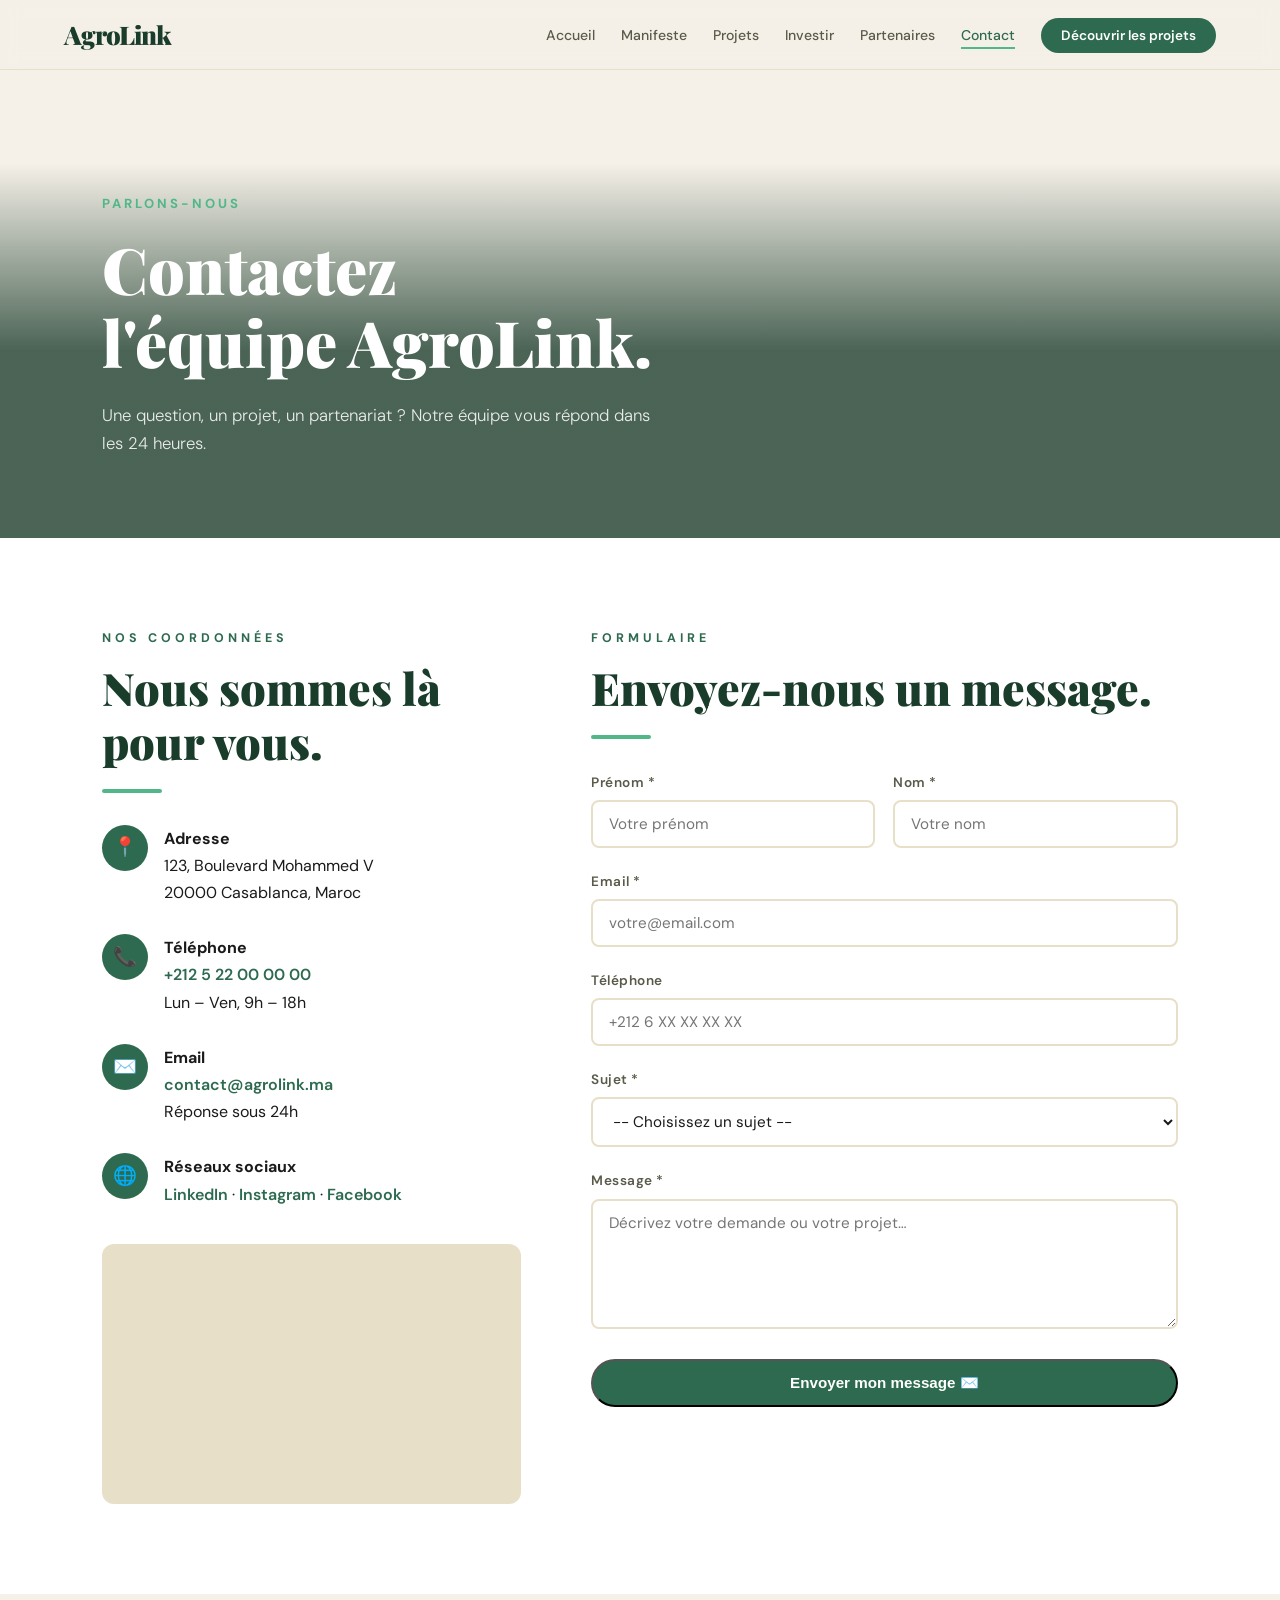
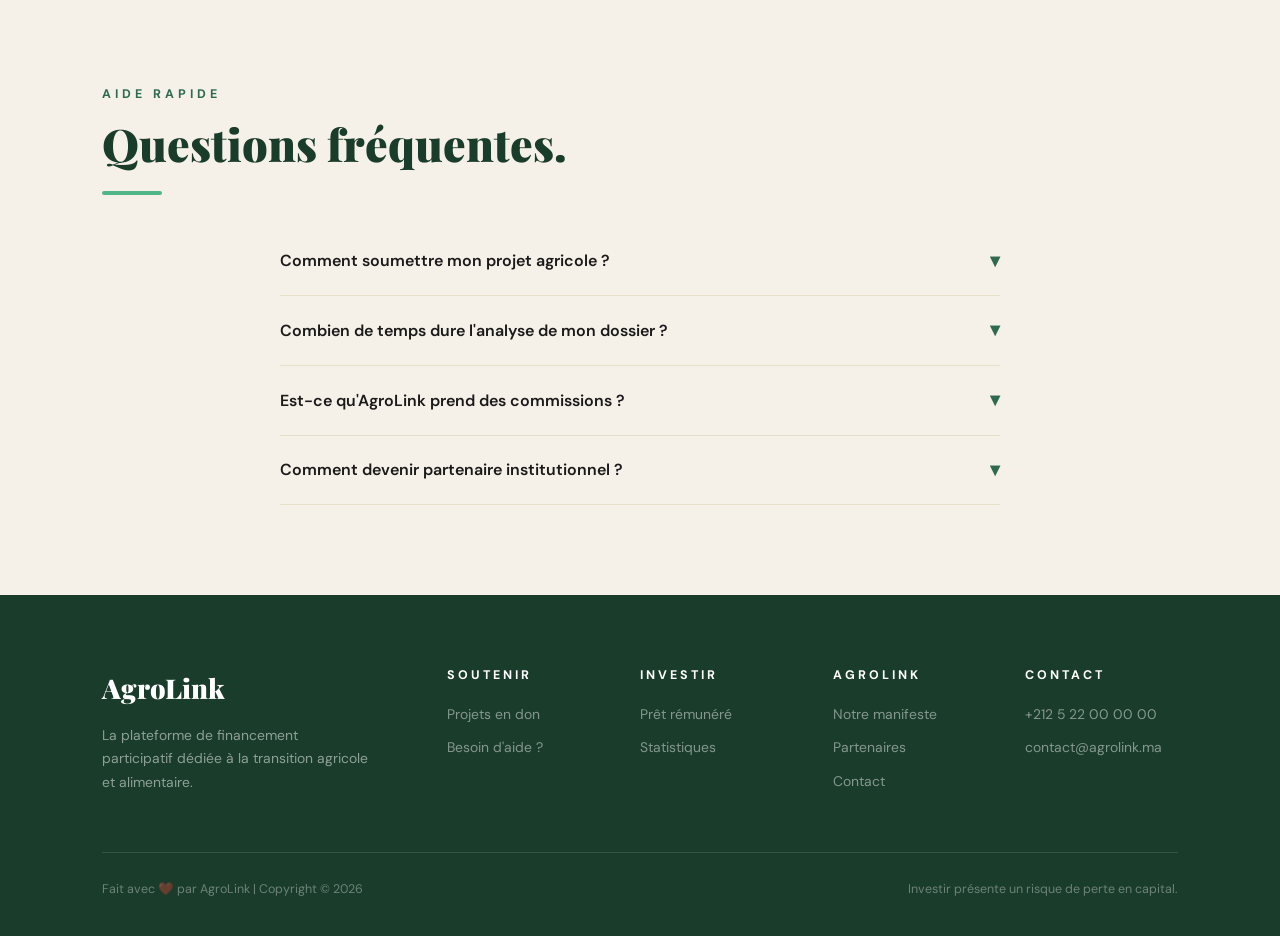
<file: contact.html>
<!DOCTYPE html>
<html lang="fr">
<head>
  <meta charset="UTF-8" /><meta name="viewport" content="width=device-width, initial-scale=1.0" />
  <!-- ===== MODIFIER : titre onglet ===== -->
  <title>AgroLink — Contact</title>
  <link rel="preconnect" href="https://fonts.googleapis.com" />
  <link href="https://fonts.googleapis.com/css2?family=Playfair+Display:wght@400;700;900&family=DM+Sans:wght@300;400;500;600&display=swap" rel="stylesheet" />
  <link rel="stylesheet" href="style.css" />
  <style>
    /* ── styles propres à la page Contact ── */

    /* mise en page deux colonnes */
    .contact-wrap { display:grid; grid-template-columns:1fr 1.4fr; gap:70px; align-items:start; }
    @media(max-width:800px){ .contact-wrap{grid-template-columns:1fr;} }

    /* infos de contact à gauche */
    .contact-info-item { display:flex; gap:16px; margin-bottom:28px; }
    .ci-icon { width:46px; height:46px; border-radius:50%; background:var(--vert-moyen); color:var(--blanc); display:flex; align-items:center; justify-content:center; font-size:1.2rem; flex-shrink:0; }
    /* ===== MODIFIER : titre et texte des infos ===== -->
    .ci-body h4 { font-weight:700; font-size:.95rem; color:var(--vert-fonce); margin-bottom:4px; }
    .ci-body p  { font-size:.88rem; color:var(--texte-doux); line-height:1.6; }

    /* carte carte de localisation */
    .map-placeholder {
      width:100%; height:260px; border-radius:var(--rayon);
      background:var(--beige-fonce); display:flex; align-items:center; justify-content:center;
      margin-top:36px; overflow:hidden;
    }
    .map-placeholder iframe { width:100%; height:100%; border:none; border-radius:var(--rayon); }
  </style>
</head>
<body>
  <div id="progress-bar"></div>

  <!-- NAVBAR -->
  <header id="navbar">
    <a href="index.html" class="logo">AgroLink</a>
    <div id="menu-toggle"><span></span><span></span><span></span></div>
    <nav id="main-nav">
      <a href="index.html">Accueil</a>
      <a href="manifeste.html">Manifeste</a>
      <a href="projets.html">Projets</a>
      <a href="investir.html">Investir</a>
      <a href="partenaires.html">Partenaires</a>
      <a href="contact.html">Contact</a>
      <a href="projets.html" class="btn-nav">Découvrir les projets</a>
    </nav>
  </header>

  <!-- HERO -->
  <section class="page-hero" style="height:52vh;min-height:340px;">
    <div class="hero-bg" style="background:
      linear-gradient(to top,rgba(26,60,43,.78) 40%,transparent 80%),
      url('https://images.unsplash.com/photo-1423666639041-f56000c27a9a?w=1600&q=80') center/cover;"></div>
    <div class="hero-content">
      <!-- ===== MODIFIER : label, titre, sous-titre ===== -->
      <span class="hero-label">Parlons-nous</span>
      <h1>Contactez<br />l'équipe AgroLink.</h1>
      <p class="hero-sub">Une question, un projet, un partenariat ? Notre équipe vous répond dans les 24 heures.</p>
    </div>
  </section>

  <!-- SECTION PRINCIPALE : formulaire + infos -->
  <section class="pad bg-blanc">
    <div class="contact-wrap">

      <!-- ── COLONNE GAUCHE : infos de contact ── -->
      <div class="reveal">
        <p class="section-label">Nos coordonnées</p>
        <!-- ===== MODIFIER : titre ===== -->
        <h2 class="section-title">Nous sommes là pour vous.</h2>
        <div class="sep"></div>

        <!-- ===== MODIFIER : adresse ===== -->
        <div class="contact-info-item">
          <div class="ci-icon">📍</div>
          <div class="ci-body">
            <h4>Adresse</h4>
            <p>123, Boulevard Mohammed V<br />20000 Casablanca, Maroc</p>
          </div>
        </div>

        <!-- ===== MODIFIER : téléphone ===== -->
        <div class="contact-info-item">
          <div class="ci-icon">📞</div>
          <div class="ci-body">
            <h4>Téléphone</h4>
            <p><a href="tel:+212522000000" style="color:var(--vert-moyen);font-weight:600;">+212 5 22 00 00 00</a><br />Lun – Ven, 9h – 18h</p>
          </div>
        </div>

        <!-- ===== MODIFIER : email ===== -->
        <div class="contact-info-item">
          <div class="ci-icon">✉️</div>
          <div class="ci-body">
            <h4>Email</h4>
            <p><a href="mailto:contact@agrolink.ma" style="color:var(--vert-moyen);font-weight:600;">contact@agrolink.ma</a><br />Réponse sous 24h</p>
          </div>
        </div>

        <!-- ===== MODIFIER : réseaux sociaux ===== -->
        <div class="contact-info-item">
          <div class="ci-icon">🌐</div>
          <div class="ci-body">
            <h4>Réseaux sociaux</h4>
            <p>
              <a href="#" style="color:var(--vert-moyen);font-weight:600;">LinkedIn</a> · 
              <a href="#" style="color:var(--vert-moyen);font-weight:600;">Instagram</a> · 
              <a href="#" style="color:var(--vert-moyen);font-weight:600;">Facebook</a>
            </p>
          </div>
        </div>

        <!-- carte Google Maps intégrée (iframe) -->
        <div class="map-placeholder">
          <!-- ===== MODIFIER : remplacer l'URL src par votre adresse ===== -->
          <iframe
            src="https://www.google.com/maps/embed?pb=!1m18!1m12!1m3!1d3323.5!2d-7.6189!3d33.5731!2m3!1f0!2f0!3f0!3m2!1i1024!2i768!4f13.1!3m3!1m2!1s0x0%3A0x0!2sBoulevard+Mohammed+V%2C+Casablanca!5e0!3m2!1sfr!2sma!4v1700000000000"
            allowfullscreen="" loading="lazy">
          </iframe>
        </div>
      </div>

      <!-- ── COLONNE DROITE : formulaire de contact ── -->
      <div class="reveal reveal-delay-1">
        <p class="section-label">Formulaire</p>
        <!-- ===== MODIFIER : titre formulaire ===== -->
        <h2 class="section-title">Envoyez-nous un message.</h2>
        <div class="sep"></div>

        <form id="contact-form">

          <!-- ===== MODIFIER : labels et placeholders ===== -->
          <div class="form-row">
            <div class="form-group">
              <label for="prenom">Prénom *</label>
              <input type="text" id="prenom" name="prenom" placeholder="Votre prénom" required />
            </div>
            <div class="form-group">
              <label for="nom">Nom *</label>
              <input type="text" id="nom" name="nom" placeholder="Votre nom" required />
            </div>
          </div>

          <div class="form-group">
            <label for="email">Email *</label>
            <input type="email" id="email" name="email" placeholder="votre@email.com" required />
          </div>

          <div class="form-group">
            <label for="telephone">Téléphone</label>
            <input type="tel" id="telephone" name="telephone" placeholder="+212 6 XX XX XX XX" />
          </div>

          <!-- ===== MODIFIER : options du menu déroulant ===== -->
          <div class="form-group">
            <label for="sujet">Sujet *</label>
            <select id="sujet" name="sujet" required>
              <option value="">-- Choisissez un sujet --</option>
              <option value="porteur">J'ai un projet à financer</option>
              <option value="investisseur">Je souhaite investir</option>
              <option value="partenariat">Demande de partenariat</option>
              <option value="presse">Demande presse / médias</option>
              <option value="autre">Autre</option>
            </select>
          </div>

          <!-- ===== MODIFIER : label et placeholder du message ===== -->
          <div class="form-group">
            <label for="message">Message *</label>
            <textarea id="message" name="message" placeholder="Décrivez votre demande ou votre projet…" required></textarea>
          </div>

          <!-- ===== MODIFIER : texte du bouton d'envoi ===== -->
          <button type="submit" class="btn btn-primary" style="width:100%;justify-content:center;">
            Envoyer mon message ✉️
          </button>

        </form>

        <!-- message de succès après envoi (caché par défaut) -->
        <div id="form-success" class="form-success">
          <!-- ===== MODIFIER : message de confirmation ===== -->
          ✅ Merci ! Votre message a bien été envoyé. Nous vous répondrons sous 24 heures.
        </div>
      </div>

    </div>
  </section>

  <!-- SECTION FAQ RAPIDE -->
  <section class="pad bg-beige">
    <div class="reveal">
      <p class="section-label">Aide rapide</p>
      <!-- ===== MODIFIER : titre ===== -->
      <h2 class="section-title">Questions fréquentes.</h2>
      <div class="sep"></div>
    </div>
    <div style="max-width:720px;margin:0 auto;">
      <!-- ===== MODIFIER : questions et réponses FAQ ===== -->
      <div class="faq-item reveal">
        <div class="faq-question">Comment soumettre mon projet agricole ? <span class="arrow">▾</span></div>
        <div class="faq-answer">Remplissez le formulaire ci-dessus en choisissant "J'ai un projet à financer". Notre équipe vous contactera dans les 48h pour évaluer votre dossier.</div>
      </div>
      <div class="faq-item reveal">
        <div class="faq-question">Combien de temps dure l'analyse de mon dossier ? <span class="arrow">▾</span></div>
        <div class="faq-answer">L'analyse prend généralement 5 à 10 jours ouvrables. Si votre dossier est retenu, nous vous proposons un entretien téléphonique pour affiner les détails.</div>
      </div>
      <div class="faq-item reveal">
        <div class="faq-question">Est-ce qu'AgroLink prend des commissions ? <span class="arrow">▾</span></div>
        <div class="faq-answer">AgroLink perçoit une commission sur les fonds collectés (entre 5 et 8% selon le type de financement). Cette commission est clairement indiquée avant la publication du projet.</div>
      </div>
      <div class="faq-item reveal">
        <div class="faq-question">Comment devenir partenaire institutionnel ? <span class="arrow">▾</span></div>
        <div class="faq-answer">Sélectionnez "Demande de partenariat" dans le formulaire ou consultez notre page <a href="partenaires.html" style="color:var(--vert-moyen);font-weight:600;">Partenaires</a> pour plus d'informations.</div>
      </div>
    </div>
  </section>

  <!-- FOOTER -->
  <footer id="footer">
    <div class="footer-top">
      <div class="footer-brand"><div class="logo-footer">AgroLink</div><p>La plateforme de financement participatif dédiée à la transition agricole et alimentaire.</p></div>
      <div class="footer-col"><h4>Soutenir</h4><a href="projets.html">Projets en don</a><a href="contact.html">Besoin d'aide ?</a></div>
      <div class="footer-col"><h4>Investir</h4><a href="investir.html">Prêt rémunéré</a><a href="investir.html">Statistiques</a></div>
      <div class="footer-col"><h4>AgroLink</h4><a href="manifeste.html">Notre manifeste</a><a href="partenaires.html">Partenaires</a><a href="contact.html">Contact</a></div>
      <div class="footer-col"><h4>Contact</h4><a href="tel:+212522000000">+212 5 22 00 00 00</a><a href="mailto:contact@agrolink.ma">contact@agrolink.ma</a></div>
    </div>
    <div class="footer-bottom">
      <p>Fait avec ❤️ par AgroLink | Copyright © <span id="annee"></span></p>
      <p class="copy">Investir présente un risque de perte en capital.</p>
    </div>
  </footer>
  <button id="btn-top">↑</button>
  <script src="https://code.jquery.com/jquery-3.7.1.min.js"></script>
  <script src="main.js"></script>
</body>
</html>
</file>
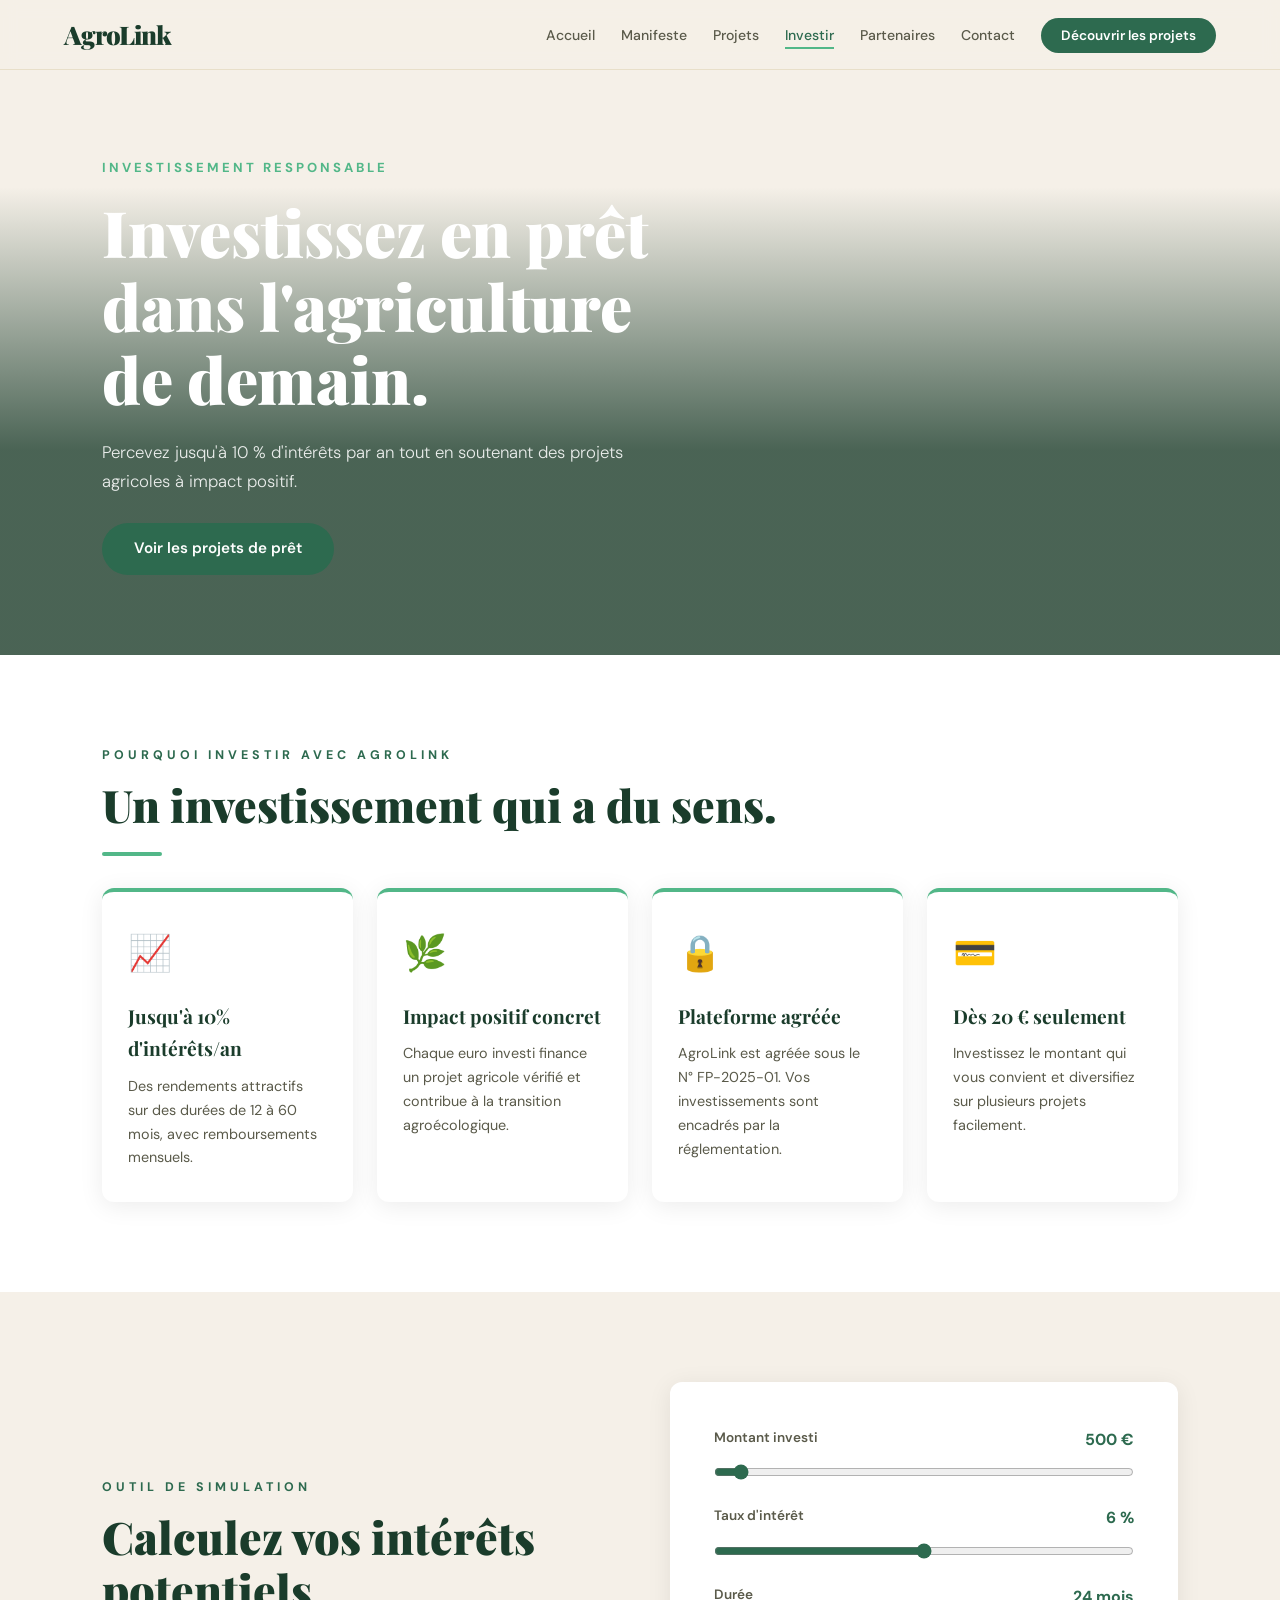
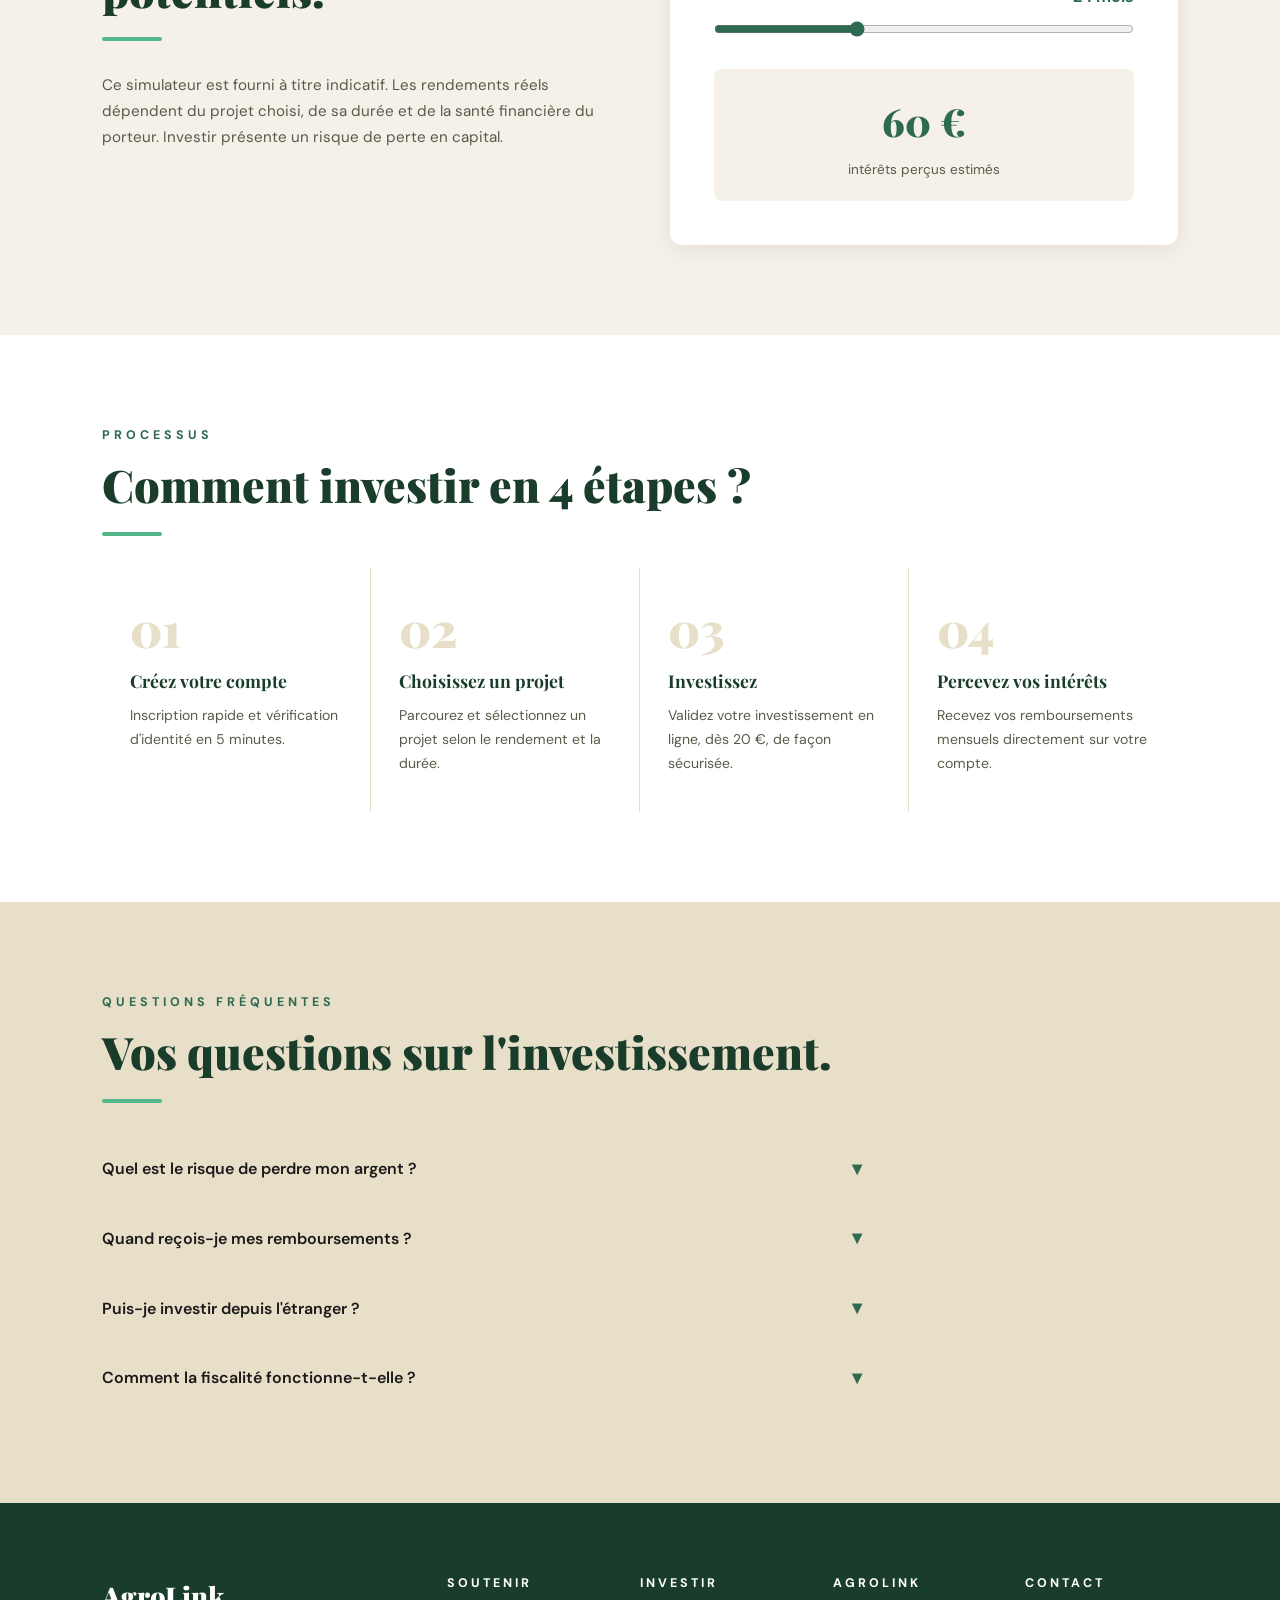
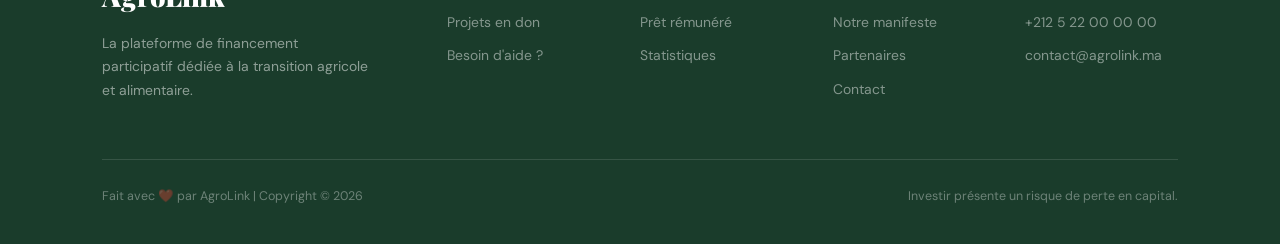
<file: investir.html>
<!DOCTYPE html>
<html lang="fr">
<head>
  <meta charset="UTF-8" /><meta name="viewport" content="width=device-width, initial-scale=1.0" />
  <!-- ===== MODIFIER : titre onglet ===== -->
  <title>AgroLink — Investir en Prêt</title>
  <link rel="preconnect" href="https://fonts.googleapis.com" />
  <link href="https://fonts.googleapis.com/css2?family=Playfair+Display:wght@400;700;900&family=DM+Sans:wght@300;400;500;600&display=swap" rel="stylesheet" />
  <link rel="stylesheet" href="style.css" />
  <style>
    /* ── styles propres à la page Investir ── */

    /* grille avantages */
    .avantages { display:grid; grid-template-columns:repeat(auto-fit,minmax(230px,1fr)); gap:24px; margin-top:12px; }
    .avantage  { background:var(--blanc); border-radius:var(--rayon); padding:32px 26px; box-shadow:var(--ombre); border-top:4px solid var(--vert-clair); }
    /* ===== MODIFIER : icone, titre, texte des avantages ===== */
    .avantage .av-icon { font-size:2.2rem; margin-bottom:16px; }
    .avantage h3 { font-family:var(--font-titre); font-size:1.2rem; font-weight:700; color:var(--vert-fonce); margin-bottom:10px; }
    .avantage p  { font-size:.9rem; color:var(--texte-doux); line-height:1.65; }

    /* simulateur d'intérêts */
    .simulateur {
      background:var(--blanc); border-radius:var(--rayon); padding:44px; box-shadow:var(--ombre); max-width:600px;
    }
    /* ===== MODIFIER : label et valeur du simulateur ===== */
    .sim-label { font-size:.85rem; font-weight:600; color:var(--texte-doux); margin-bottom:8px; display:flex; justify-content:space-between; }
    .sim-label span { color:var(--vert-moyen); font-size:1rem; font-weight:700; }
    input[type=range] { width:100%; accent-color:var(--vert-moyen); margin-bottom:24px; }
    .sim-result {
      padding:20px 24px; background:var(--beige); border-radius:8px; text-align:center; margin-top:8px;
    }
    .sim-result .res-num { font-family:var(--font-titre); font-size:2.4rem; font-weight:900; color:var(--vert-moyen); }
    .sim-result .res-label { font-size:.85rem; color:var(--texte-doux); margin-top:4px; }

    /* timeline étapes */
    .steps-invest { display:grid; grid-template-columns:repeat(auto-fit,minmax(200px,1fr)); gap:0; }
    .step-invest  { padding:36px 28px; border-right:1px solid var(--beige-fonce); position:relative; }
    .step-invest:last-child { border-right:none; }
    .step-invest .num { font-family:var(--font-titre); font-size:3rem; font-weight:900; color:var(--beige-fonce); line-height:1; margin-bottom:14px; }
    /* ===== MODIFIER : titre et texte de chaque étape ===== */
    .step-invest h4 { font-family:var(--font-titre); font-size:1.1rem; font-weight:700; color:var(--vert-fonce); margin-bottom:8px; }
    .step-invest p  { font-size:.88rem; color:var(--texte-doux); }
  </style>
</head>
<body>
  <div id="progress-bar"></div>

  <!-- NAVBAR -->
  <header id="navbar">
    <a href="index.html" class="logo">AgroLink</a>
    <div id="menu-toggle"><span></span><span></span><span></span></div>
    <nav id="main-nav">
      <a href="index.html">Accueil</a>
      <a href="manifeste.html">Manifeste</a>
      <a href="projets.html">Projets</a>
      <a href="investir.html">Investir</a>
      <a href="partenaires.html">Partenaires</a>
      <a href="contact.html">Contact</a>
      <a href="projets.html" class="btn-nav">Découvrir les projets</a>
    </nav>
  </header>

  <!-- HERO -->
  <section class="page-hero" style="height:65vh;min-height:400px;">
    <div class="hero-bg" style="background:
      linear-gradient(to top,rgba(26,60,43,.78) 35%,transparent 80%),
      url('https://images.unsplash.com/photo-1611974789855-9c2a0a7236a3?w=1600&q=80') center/cover;"></div>
    <div class="hero-content">
      <!-- ===== MODIFIER : label, titre, sous-titre ===== -->
      <span class="hero-label">Investissement responsable</span>
      <h1>Investissez en prêt<br />dans l'agriculture<br />de demain.</h1>
      <p class="hero-sub">Percevez jusqu'à 10 % d'intérêts par an tout en soutenant des projets agricoles à impact positif.</p>
      <a href="projets.html" class="btn btn-primary" style="margin-top:28px;">Voir les projets de prêt</a>
    </div>
  </section>

  <!-- AVANTAGES -->
  <section class="pad bg-blanc">
    <div class="reveal">
      <p class="section-label">Pourquoi investir avec AgroLink</p>
      <!-- ===== MODIFIER : titre section ===== -->
      <h2 class="section-title">Un investissement qui a du sens.</h2>
      <div class="sep"></div>
    </div>
    <div class="avantages">
      <!-- ===== MODIFIER : avantages ===== -->
      <div class="avantage reveal">
        <div class="av-icon">📈</div>
        <h3>Jusqu'à 10% d'intérêts/an</h3>
        <p>Des rendements attractifs sur des durées de 12 à 60 mois, avec remboursements mensuels.</p>
      </div>
      <div class="avantage reveal reveal-delay-1">
        <div class="av-icon">🌿</div>
        <h3>Impact positif concret</h3>
        <p>Chaque euro investi finance un projet agricole vérifié et contribue à la transition agroécologique.</p>
      </div>
      <div class="avantage reveal reveal-delay-2">
        <div class="av-icon">🔒</div>
        <h3>Plateforme agréée</h3>
        <p>AgroLink est agréée sous le N° FP-2025-01. Vos investissements sont encadrés par la réglementation.</p>
      </div>
      <div class="avantage reveal reveal-delay-3">
        <div class="av-icon">💳</div>
        <h3>Dès 20 € seulement</h3>
        <p>Investissez le montant qui vous convient et diversifiez sur plusieurs projets facilement.</p>
      </div>
    </div>
  </section>

  <!-- SIMULATEUR -->
  <section class="pad bg-beige" style="display:grid;grid-template-columns:1fr 1fr;gap:60px;align-items:center;">
    <div class="reveal">
      <p class="section-label">Outil de simulation</p>
      <!-- ===== MODIFIER : titre et texte simulateur ===== -->
      <h2 class="section-title">Calculez vos intérêts potentiels.</h2>
      <div class="sep"></div>
      <p style="color:var(--texte-doux);font-size:.95rem;line-height:1.7;">
        Ce simulateur est fourni à titre indicatif. Les rendements réels dépendent du projet choisi,
        de sa durée et de la santé financière du porteur. Investir présente un risque de perte en capital.
      </p>
    </div>
    <div class="simulateur reveal reveal-delay-1">
      <!-- ===== MODIFIER : labels du simulateur ===== -->
      <div class="sim-label">Montant investi <span id="montant-val">500 €</span></div>
      <input type="range" id="montant" min="20" max="10000" step="20" value="500" />

      <div class="sim-label">Taux d'intérêt <span id="taux-val">6 %</span></div>
      <input type="range" id="taux" min="2" max="10" step="0.5" value="6" />

      <div class="sim-label">Durée <span id="duree-val">24 mois</span></div>
      <input type="range" id="duree" min="6" max="60" step="6" value="24" />

      <div class="sim-result">
        <!-- résultat calculé en JS -->
        <div class="res-num" id="resultat">60 €</div>
        <div class="res-label">intérêts perçus estimés</div>
      </div>
    </div>

    <script>
      // ─── Simulateur d'intérêts en temps réel ────────────────
      function calcSimu () {
        var m = parseFloat($('#montant').val());
        var t = parseFloat($('#taux').val()) / 100;
        var d = parseFloat($('#duree').val()) / 12; // en années
        var interets = Math.round(m * t * d);

        // met à jour les labels affichés
        $('#montant-val').text(m + ' €');
        $('#taux-val').text($('#taux').val() + ' %');
        $('#duree-val').text($('#duree').val() + ' mois');
        $('#resultat').text(interets + ' €');
      }

      // recalcule à chaque mouvement de curseur
      $('#montant, #taux, #duree').on('input', calcSimu);
      calcSimu(); // calcul initial au chargement
    </script>
  </section>

  <!-- ÉTAPES POUR INVESTIR -->
  <section class="pad bg-blanc">
    <div class="reveal">
      <p class="section-label">Processus</p>
      <!-- ===== MODIFIER : titre ===== -->
      <h2 class="section-title">Comment investir en 4 étapes ?</h2>
      <div class="sep"></div>
    </div>
    <div class="steps-invest reveal">
      <!-- ===== MODIFIER : titre et texte de chaque étape ===== -->
      <div class="step-invest">
        <div class="num">01</div>
        <h4>Créez votre compte</h4>
        <p>Inscription rapide et vérification d'identité en 5 minutes.</p>
      </div>
      <div class="step-invest">
        <div class="num">02</div>
        <h4>Choisissez un projet</h4>
        <p>Parcourez et sélectionnez un projet selon le rendement et la durée.</p>
      </div>
      <div class="step-invest">
        <div class="num">03</div>
        <h4>Investissez</h4>
        <p>Validez votre investissement en ligne, dès 20 €, de façon sécurisée.</p>
      </div>
      <div class="step-invest">
        <div class="num">04</div>
        <h4>Percevez vos intérêts</h4>
        <p>Recevez vos remboursements mensuels directement sur votre compte.</p>
      </div>
    </div>
  </section>

  <!-- FAQ -->
  <section class="pad bg-beige2">
    <div class="reveal">
      <p class="section-label">Questions fréquentes</p>
      <!-- ===== MODIFIER : titre FAQ ===== -->
      <h2 class="section-title">Vos questions sur l'investissement.</h2>
      <div class="sep"></div>
    </div>
    <div style="max-width:760px;">
      <!-- ===== MODIFIER : questions et réponses ===== -->
      <div class="faq-item reveal">
        <div class="faq-question">Quel est le risque de perdre mon argent ? <span class="arrow">▾</span></div>
        <div class="faq-answer">Investir en prêt présente un risque de perte en capital si le porteur ne rembourse pas. AgroLink évalue soigneusement chaque porteur, mais nous recommandons de diversifier vos investissements sur plusieurs projets.</div>
      </div>
      <div class="faq-item reveal">
        <div class="faq-question">Quand reçois-je mes remboursements ? <span class="arrow">▾</span></div>
        <div class="faq-answer">Les remboursements sont mensuels et démarrent dès le premier mois suivant la clôture de la collecte. Vous les recevez directement sur votre compte bancaire.</div>
      </div>
      <div class="faq-item reveal">
        <div class="faq-question">Puis-je investir depuis l'étranger ? <span class="arrow">▾</span></div>
        <div class="faq-answer">Oui, sous réserve des réglementations de votre pays de résidence. Contactez-nous pour vérifier votre éligibilité avant d'investir.</div>
      </div>
      <div class="faq-item reveal">
        <div class="faq-question">Comment la fiscalité fonctionne-t-elle ? <span class="arrow">▾</span></div>
        <div class="faq-answer">Les intérêts perçus sont soumis à l'impôt sur le revenu selon votre pays de résidence. Nous vous transmettons une attestation fiscale chaque année.</div>
      </div>
    </div>
  </section>

  <!-- FOOTER -->
  <footer id="footer">
    <div class="footer-top">
      <div class="footer-brand"><div class="logo-footer">AgroLink</div><p>La plateforme de financement participatif dédiée à la transition agricole et alimentaire.</p></div>
      <div class="footer-col"><h4>Soutenir</h4><a href="projets.html">Projets en don</a><a href="contact.html">Besoin d'aide ?</a></div>
      <div class="footer-col"><h4>Investir</h4><a href="investir.html">Prêt rémunéré</a><a href="investir.html">Statistiques</a></div>
      <div class="footer-col"><h4>AgroLink</h4><a href="manifeste.html">Notre manifeste</a><a href="partenaires.html">Partenaires</a><a href="contact.html">Contact</a></div>
      <div class="footer-col"><h4>Contact</h4><a href="tel:+212522000000">+212 5 22 00 00 00</a><a href="mailto:contact@agrolink.ma">contact@agrolink.ma</a></div>
    </div>
    <div class="footer-bottom">
      <p>Fait avec ❤️ par AgroLink | Copyright © <span id="annee"></span></p>
      <p class="copy">Investir présente un risque de perte en capital.</p>
    </div>
  </footer>
  <button id="btn-top">↑</button>
  <script src="https://code.jquery.com/jquery-3.7.1.min.js"></script>
  <script src="main.js"></script>
</body>
</html>
</file>
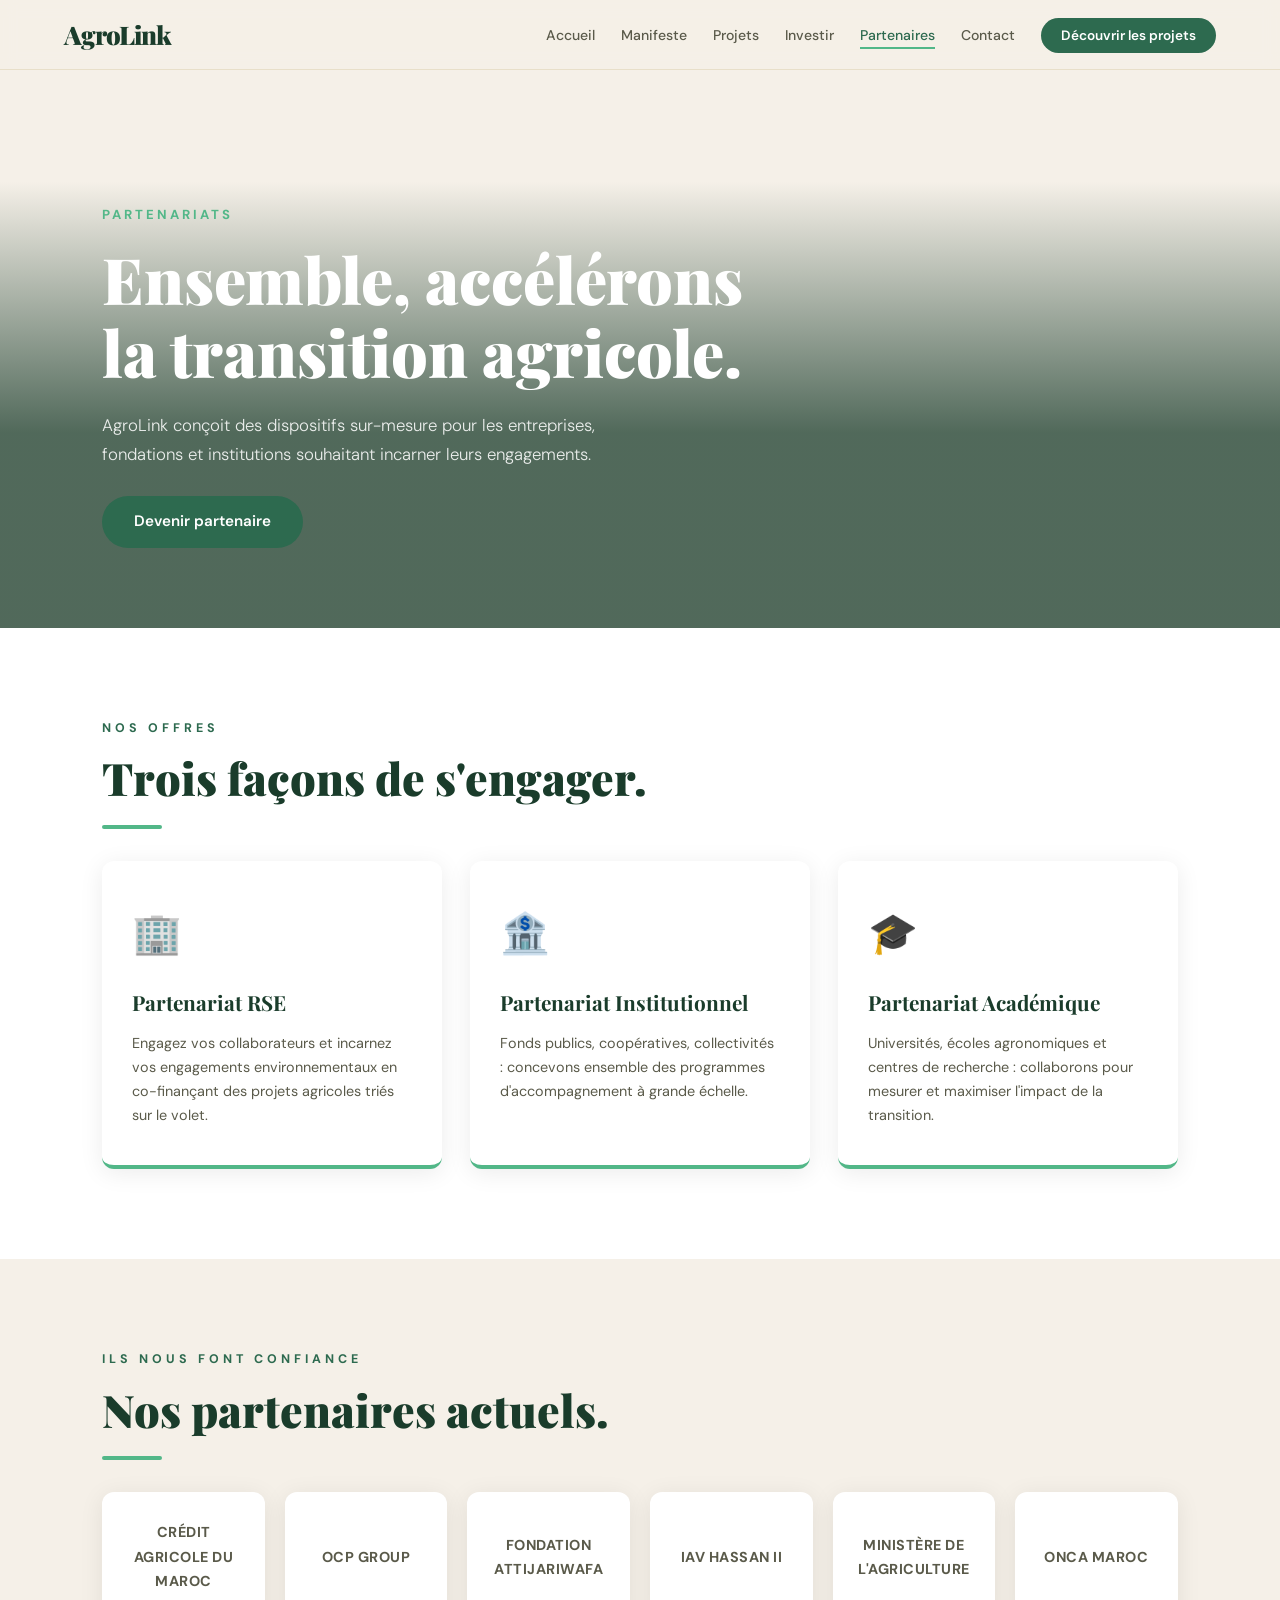
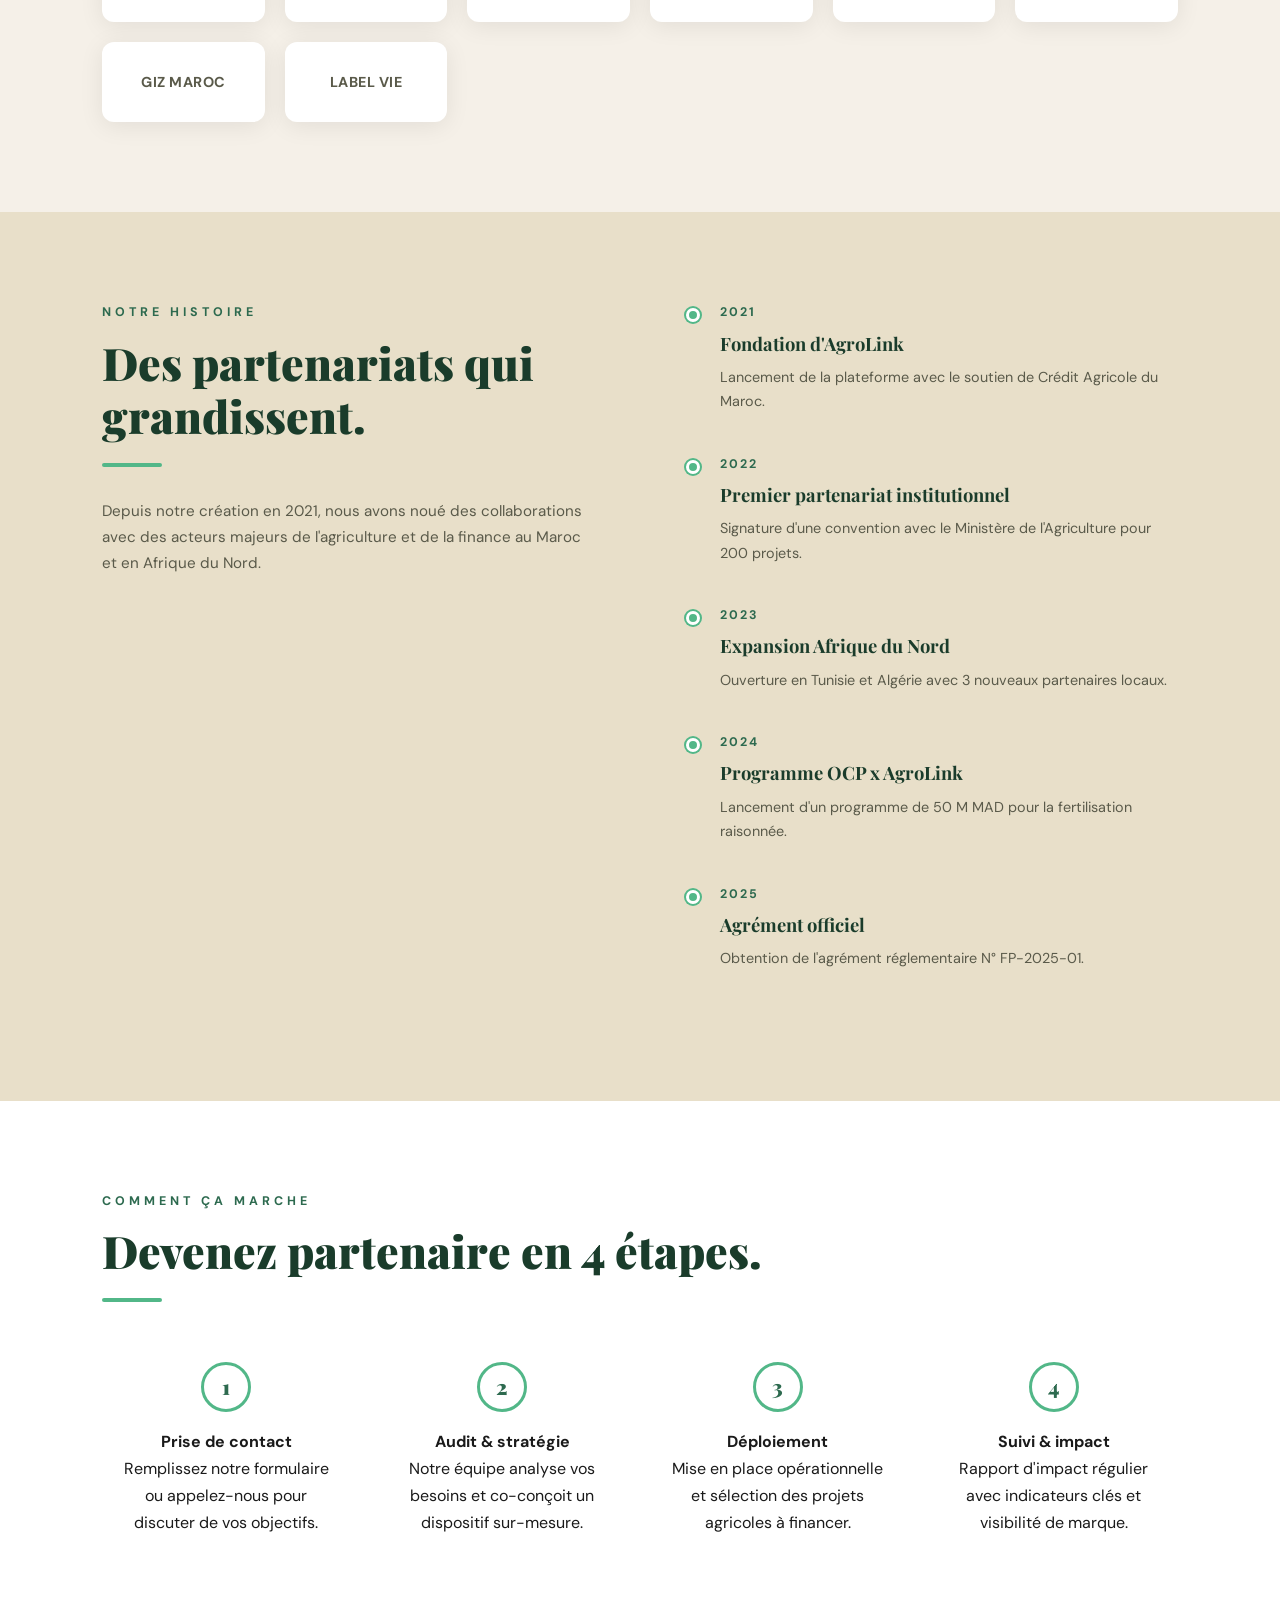
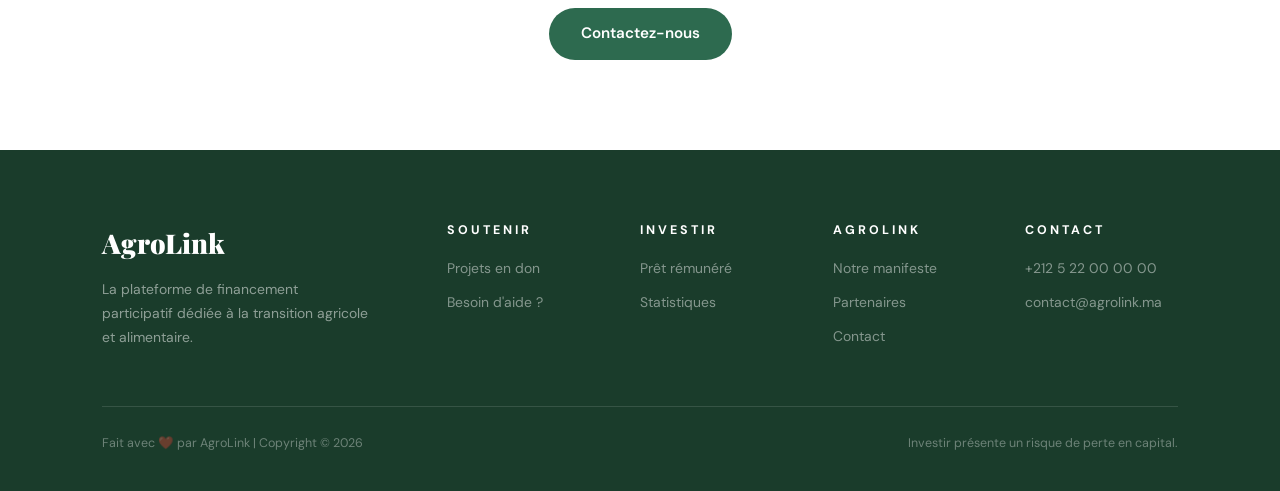
<file: partenaires.html>
<!DOCTYPE html>
<html lang="fr">
<head>
  <meta charset="UTF-8" /><meta name="viewport" content="width=device-width, initial-scale=1.0" />
  <!-- ===== MODIFIER : titre onglet ===== -->
  <title>AgroLink — Partenaires</title>
  <link rel="preconnect" href="https://fonts.googleapis.com" />
  <link href="https://fonts.googleapis.com/css2?family=Playfair+Display:wght@400;700;900&family=DM+Sans:wght@300;400;500;600&display=swap" rel="stylesheet" />
  <link rel="stylesheet" href="style.css" />
  <style>
    /* ── styles propres à la page Partenaires ── */

    /* types de partenariats */
    .partenariat-types { display:grid; grid-template-columns:repeat(auto-fit,minmax(260px,1fr)); gap:28px; }
    .part-type {
      padding:38px 30px; background:var(--blanc); border-radius:var(--rayon);
      box-shadow:var(--ombre); border-bottom:4px solid var(--vert-clair);
      transition:transform .3s;
    }
    .part-type:hover { transform:translateY(-5px); }
    /* ===== MODIFIER : icone, titre, texte des types ===== */
    .part-type .pt-icon { font-size:2.5rem; margin-bottom:18px; }
    .part-type h3 { font-family:var(--font-titre); font-size:1.3rem; font-weight:700; color:var(--vert-fonce); margin-bottom:12px; }
    .part-type p  { font-size:.9rem; color:var(--texte-doux); line-height:1.65; }

    /* logos partenaires */
    .logos-grid {
      display:grid; grid-template-columns:repeat(auto-fill,minmax(160px,1fr)); gap:20px;
    }
    .logo-item {
      background:var(--blanc); border-radius:var(--rayon); padding:28px 20px;
      display:flex; align-items:center; justify-content:center;
      box-shadow:var(--ombre); text-align:center;
    }
    /* ===== MODIFIER : nom des partenaires ===== */
    .logo-item span { font-weight:700; font-size:.9rem; color:var(--texte-doux); letter-spacing:.5px; }

    /* processus partenariat */
    .process { display:grid; grid-template-columns:repeat(auto-fit,minmax(200px,1fr)); gap:28px; }
    .proc-step { text-align:center; padding:28px 18px; }
    .proc-num { width:50px; height:50px; border-radius:50%; border:3px solid var(--vert-clair); color:var(--vert-moyen); font-family:var(--font-titre); font-size:1.3rem; font-weight:900; display:flex; align-items:center; justify-content:center; margin:0 auto 16px; }
    /* ===== MODIFIER : titre et texte de chaque étape ===== -->
    .proc-step h4 { font-family:var(--font-titre); font-size:1.05rem; font-weight:700; color:var(--vert-fonce); margin-bottom:8px; }
    .proc-step p  { font-size:.88rem; color:var(--texte-doux); }
  </style>
</head>
<body>
  <div id="progress-bar"></div>

  <!-- NAVBAR -->
  <header id="navbar">
    <a href="index.html" class="logo">AgroLink</a>
    <div id="menu-toggle"><span></span><span></span><span></span></div>
    <nav id="main-nav">
      <a href="index.html">Accueil</a>
      <a href="manifeste.html">Manifeste</a>
      <a href="projets.html">Projets</a>
      <a href="investir.html">Investir</a>
      <a href="partenaires.html">Partenaires</a>
      <a href="contact.html">Contact</a>
      <a href="projets.html" class="btn-nav">Découvrir les projets</a>
    </nav>
  </header>

  <!-- HERO -->
  <section class="page-hero" style="height:62vh;min-height:380px;">
    <div class="hero-bg" style="background:
      linear-gradient(to top,rgba(26,60,43,.75) 35%,transparent 80%),
      url('https://images.unsplash.com/photo-1542744173-8e7e53415bb0?w=1600&q=80') center/cover;"></div>
    <div class="hero-content">
      <!-- ===== MODIFIER : label, titre, sous-titre ===== -->
      <span class="hero-label">Partenariats</span>
      <h1>Ensemble, accélérons<br />la transition agricole.</h1>
      <p class="hero-sub">AgroLink conçoit des dispositifs sur-mesure pour les entreprises, fondations et institutions souhaitant incarner leurs engagements.</p>
      <a href="contact.html" class="btn btn-primary" style="margin-top:28px;">Devenir partenaire</a>
    </div>
  </section>

  <!-- TYPES DE PARTENARIAT -->
  <section class="pad bg-blanc">
    <div class="reveal">
      <p class="section-label">Nos offres</p>
      <!-- ===== MODIFIER : titre ===== -->
      <h2 class="section-title">Trois façons de s'engager.</h2>
      <div class="sep"></div>
    </div>
    <div class="partenariat-types">
      <!-- ===== MODIFIER : chaque type de partenariat ===== -->
      <div class="part-type reveal">
        <div class="pt-icon">🏢</div>
        <h3>Partenariat RSE</h3>
        <p>Engagez vos collaborateurs et incarnez vos engagements environnementaux en co-finançant des projets agricoles triés sur le volet.</p>
      </div>
      <div class="part-type reveal reveal-delay-1">
        <div class="pt-icon">🏦</div>
        <h3>Partenariat Institutionnel</h3>
        <p>Fonds publics, coopératives, collectivités : concevons ensemble des programmes d'accompagnement à grande échelle.</p>
      </div>
      <div class="part-type reveal reveal-delay-2">
        <div class="pt-icon">🎓</div>
        <h3>Partenariat Académique</h3>
        <p>Universités, écoles agronomiques et centres de recherche : collaborons pour mesurer et maximiser l'impact de la transition.</p>
      </div>
    </div>
  </section>

  <!-- PARTENAIRES ACTUELS -->
  <section class="pad bg-beige">
    <div class="reveal">
      <p class="section-label">Ils nous font confiance</p>
      <!-- ===== MODIFIER : titre ===== -->
      <h2 class="section-title">Nos partenaires actuels.</h2>
      <div class="sep"></div>
    </div>
    <div class="logos-grid">
      <!-- ===== MODIFIER : nom de chaque partenaire ===== -->
      <div class="logo-item reveal"><span>CRÉDIT AGRICOLE DU MAROC</span></div>
      <div class="logo-item reveal reveal-delay-1"><span>OCP GROUP</span></div>
      <div class="logo-item reveal reveal-delay-2"><span>FONDATION ATTIJARIWAFA</span></div>
      <div class="logo-item reveal"><span>IAV HASSAN II</span></div>
      <div class="logo-item reveal reveal-delay-1"><span>MINISTÈRE DE L'AGRICULTURE</span></div>
      <div class="logo-item reveal reveal-delay-2"><span>ONCA MAROC</span></div>
      <div class="logo-item reveal"><span>GIZ MAROC</span></div>
      <div class="logo-item reveal reveal-delay-1"><span>LABEL VIE</span></div>
    </div>
  </section>

  <!-- TIMELINE — HISTOIRE DES PARTENARIATS -->
  <section class="pad bg-beige2">
    <div style="display:grid;grid-template-columns:1fr 1fr;gap:80px;align-items:start;">
      <div class="reveal">
        <p class="section-label">Notre histoire</p>
        <!-- ===== MODIFIER : titre ===== -->
        <h2 class="section-title">Des partenariats qui grandissent.</h2>
        <div class="sep"></div>
        <p style="color:var(--texte-doux);font-size:.95rem;line-height:1.7;">
          Depuis notre création en 2021, nous avons noué des collaborations avec des acteurs majeurs
          de l'agriculture et de la finance au Maroc et en Afrique du Nord.
        </p>
      </div>
      <div class="timeline reveal">
        <!-- ===== MODIFIER : année, titre, texte de chaque étape timeline ===== -->
        <div class="timeline-item">
          <div class="tl-year">2021</div>
          <h4>Fondation d'AgroLink</h4>
          <p>Lancement de la plateforme avec le soutien de Crédit Agricole du Maroc.</p>
        </div>
        <div class="timeline-item">
          <div class="tl-year">2022</div>
          <h4>Premier partenariat institutionnel</h4>
          <p>Signature d'une convention avec le Ministère de l'Agriculture pour 200 projets.</p>
        </div>
        <div class="timeline-item">
          <div class="tl-year">2023</div>
          <h4>Expansion Afrique du Nord</h4>
          <p>Ouverture en Tunisie et Algérie avec 3 nouveaux partenaires locaux.</p>
        </div>
        <div class="timeline-item">
          <div class="tl-year">2024</div>
          <h4>Programme OCP x AgroLink</h4>
          <p>Lancement d'un programme de 50 M MAD pour la fertilisation raisonnée.</p>
        </div>
        <div class="timeline-item">
          <div class="tl-year">2025</div>
          <h4>Agrément officiel</h4>
          <p>Obtention de l'agrément réglementaire N° FP-2025-01.</p>
        </div>
      </div>
    </div>
  </section>

  <!-- PROCESSUS -->
  <section class="pad bg-blanc">
    <div class="reveal">
      <p class="section-label">Comment ça marche</p>
      <h2 class="section-title">Devenez partenaire en 4 étapes.</h2>
      <div class="sep"></div>
    </div>
    <div class="process">
      <!-- ===== MODIFIER : étapes du processus ===== -->
      <div class="proc-step reveal"><div class="proc-num">1</div><h4>Prise de contact</h4><p>Remplissez notre formulaire ou appelez-nous pour discuter de vos objectifs.</p></div>
      <div class="proc-step reveal reveal-delay-1"><div class="proc-num">2</div><h4>Audit & stratégie</h4><p>Notre équipe analyse vos besoins et co-conçoit un dispositif sur-mesure.</p></div>
      <div class="proc-step reveal reveal-delay-2"><div class="proc-num">3</div><h4>Déploiement</h4><p>Mise en place opérationnelle et sélection des projets agricoles à financer.</p></div>
      <div class="proc-step reveal reveal-delay-3"><div class="proc-num">4</div><h4>Suivi & impact</h4><p>Rapport d'impact régulier avec indicateurs clés et visibilité de marque.</p></div>
    </div>
    <div style="text-align:center;margin-top:44px;">
      <a href="contact.html" class="btn btn-primary">Contactez-nous</a>
    </div>
  </section>

  <!-- FOOTER -->
  <footer id="footer">
    <div class="footer-top">
      <div class="footer-brand"><div class="logo-footer">AgroLink</div><p>La plateforme de financement participatif dédiée à la transition agricole et alimentaire.</p></div>
      <div class="footer-col"><h4>Soutenir</h4><a href="projets.html">Projets en don</a><a href="contact.html">Besoin d'aide ?</a></div>
      <div class="footer-col"><h4>Investir</h4><a href="investir.html">Prêt rémunéré</a><a href="investir.html">Statistiques</a></div>
      <div class="footer-col"><h4>AgroLink</h4><a href="manifeste.html">Notre manifeste</a><a href="partenaires.html">Partenaires</a><a href="contact.html">Contact</a></div>
      <div class="footer-col"><h4>Contact</h4><a href="tel:+212522000000">+212 5 22 00 00 00</a><a href="mailto:contact@agrolink.ma">contact@agrolink.ma</a></div>
    </div>
    <div class="footer-bottom">
      <p>Fait avec ❤️ par AgroLink | Copyright © <span id="annee"></span></p>
      <p class="copy">Investir présente un risque de perte en capital.</p>
    </div>
  </footer>
  <button id="btn-top">↑</button>
  <script src="https://code.jquery.com/jquery-3.7.1.min.js"></script>
  <script src="main.js"></script>
</body>
</html>
</file>
<file: style.css>
/* ============================================================
   VARIABLES CSS — palette, polices, espacements
   ============================================================ */
:root {
  --vert-fonce:  #1a3c2b;
  --vert-moyen:  #2d6a4f;
  --vert-clair:  #52b788;
  --beige:       #f5f0e8;
  --beige-fonce: #e8dfc9;
  --texte:       #1a1a1a;
  --texte-doux:  #5a5a4a;
  --blanc:       #ffffff;
  --font-titre:  'Playfair Display', serif;
  --font-corps:  'DM Sans', sans-serif;
  --rayon:       12px;
  --ombre:       0 4px 24px rgba(0,0,0,.08);
}

/* ============================================================
   RESET & BASE
   ============================================================ */
*, *::before, *::after { box-sizing: border-box; margin: 0; padding: 0; }
html { scroll-behavior: smooth; }
body {
  font-family: var(--font-corps);
  background: var(--beige);
  color: var(--texte);
  line-height: 1.7;
  overflow-x: hidden;
}
img { max-width: 100%; display: block; }
a   { text-decoration: none; color: inherit; }

/* ============================================================
   BARRE DE PROGRESSION
   ============================================================ */
#progress-bar {
  position: fixed;
  top: 70px; left: 0;
  width: 0%; height: 3px;
  background: linear-gradient(to right, var(--vert-clair), var(--vert-moyen));
  z-index: 101;
  transition: width .1s linear;
}

/* ============================================================
   NAVBAR
   ============================================================ */
#navbar {
  position: fixed;
  top: 0; left: 0; right: 0;
  z-index: 100;
  display: flex;
  align-items: center;
  justify-content: space-between;
  padding: 0 5%;
  height: 70px;
  background: rgba(245,240,232,.96);
  backdrop-filter: blur(8px);
  border-bottom: 1px solid var(--beige-fonce);
  transition: box-shadow .3s;
}

/* logo */
#navbar .logo {
  font-family: var(--font-titre);
  font-size: 1.6rem;
  font-weight: 900;
  color: var(--vert-fonce);
  letter-spacing: -1px;
}

/* liens nav */
#navbar nav a {
  margin-left: 22px;
  font-size: .88rem;
  font-weight: 500;
  color: var(--texte-doux);
  transition: color .2s;
  padding-bottom: 3px;
  border-bottom: 2px solid transparent;
}
#navbar nav a:hover          { color: var(--vert-moyen); }
#navbar nav a.active         { color: var(--vert-moyen); border-bottom-color: var(--vert-clair); }

/* bouton CTA navbar */
#navbar .btn-nav {
  margin-left: 22px;
  padding: 9px 20px;
  background: var(--vert-moyen);
  color: var(--blanc) !important;
  border-radius: 50px;
  font-weight: 600;
  font-size: .85rem;
  border-bottom: none !important;
  transition: background .2s, transform .15s;
}
#navbar .btn-nav:hover { background: var(--vert-fonce); transform: scale(1.04); }

/* hamburger */
#menu-toggle {
  display: none;
  flex-direction: column;
  gap: 5px;
  cursor: pointer;
}
#menu-toggle span {
  width: 24px; height: 2px;
  background: var(--vert-fonce);
  border-radius: 2px;
  transition: .3s;
}

/* ============================================================
   BOUTONS
   ============================================================ */
.btn {
  display: inline-block;
  padding: 13px 32px;
  border-radius: 50px;
  font-weight: 600;
  font-size: .95rem;
  cursor: pointer;
  transition: transform .15s, background .2s, box-shadow .2s;
}
.btn:hover { transform: translateY(-2px); box-shadow: 0 6px 20px rgba(0,0,0,.15); }
.btn-primary { background: var(--vert-moyen); color: var(--blanc); }
.btn-primary:hover { background: var(--vert-fonce); }
.btn-outline {
  background: transparent;
  color: var(--vert-moyen);
  border: 2px solid var(--vert-moyen);
}
.btn-outline:hover { background: var(--vert-moyen); color: var(--blanc); }

/* ============================================================
   HERO GÉNÉRIQUE
   ============================================================ */
.page-hero {
  margin-top: 70px;
  position: relative;
  height: 88vh;
  min-height: 480px;
  overflow: hidden;
  display: flex;
  align-items: flex-end;
}
.page-hero .hero-bg {
  position: absolute;
  inset: 0;
  background-size: cover;
  background-position: center;
}
.page-hero .hero-content {
  position: relative;
  padding: 0 8% 80px;
  color: var(--blanc);
  max-width: 900px;
}
.hero-label {
  display: inline-block;
  font-size: .82rem;
  font-weight: 700;
  letter-spacing: 3px;
  text-transform: uppercase;
  color: var(--vert-clair);
  margin-bottom: 16px;
}
.page-hero h1 {
  font-family: var(--font-titre);
  font-size: clamp(2rem, 5vw, 4rem);
  font-weight: 900;
  line-height: 1.15;
  margin-bottom: 22px;
}
.page-hero .hero-sub {
  font-size: 1.05rem;
  font-weight: 300;
  opacity: .88;
  max-width: 560px;
}

/* ============================================================
   UTILITAIRES SECTIONS
   ============================================================ */
.section-label {
  font-size: .78rem;
  font-weight: 700;
  letter-spacing: 4px;
  text-transform: uppercase;
  color: var(--vert-moyen);
  margin-bottom: 12px;
}
.section-title {
  font-family: var(--font-titre);
  font-size: clamp(1.7rem, 3.5vw, 2.9rem);
  font-weight: 900;
  color: var(--vert-fonce);
  line-height: 1.2;
  margin-bottom: 20px;
}
.section-sub {
  font-size: 1.05rem;
  color: var(--texte-doux);
  max-width: 660px;
  margin-bottom: 48px;
}
.pad { padding: 90px 8%; }
.pad-sm { padding: 60px 8%; }
.bg-blanc  { background: var(--blanc); }
.bg-beige  { background: var(--beige); }
.bg-beige2 { background: var(--beige-fonce); }
.bg-vert   { background: var(--vert-fonce); color: var(--blanc); }

/* ============================================================
   GRILLE DE CARTES
   ============================================================ */
.cards-grid {
  display: grid;
  grid-template-columns: repeat(auto-fit, minmax(270px, 1fr));
  gap: 28px;
}
.card {
  background: var(--blanc);
  border-radius: var(--rayon);
  overflow: hidden;
  box-shadow: var(--ombre);
  transition: transform .3s, box-shadow .3s;
}
.card:hover { transform: translateY(-6px); box-shadow: 0 16px 40px rgba(0,0,0,.12); }
.card .card-img {
  width: 100%; height: 210px;
  object-fit: cover;
}
.card .card-body { padding: 26px; }
.card h3 {
  font-family: var(--font-titre);
  font-size: 1.3rem;
  font-weight: 700;
  color: var(--vert-fonce);
  margin-bottom: 10px;
}
.card p {
  font-size: .92rem;
  color: var(--texte-doux);
  margin-bottom: 20px;
  line-height: 1.65;
}
.card .card-tag {
  display: inline-block;
  padding: 4px 12px;
  background: var(--beige-fonce);
  border-radius: 50px;
  font-size: .75rem;
  font-weight: 600;
  color: var(--vert-moyen);
  margin-bottom: 14px;
}

/* ============================================================
   FOOTER
   ============================================================ */
#footer {
  background: var(--vert-fonce);
  color: rgba(255,255,255,.75);
  padding: 70px 8% 36px;
}
.footer-top {
  display: grid;
  grid-template-columns: 2fr 1fr 1fr 1fr 1fr;
  gap: 40px;
  padding-bottom: 48px;
  border-bottom: 1px solid rgba(255,255,255,.12);
}
.footer-brand .logo-footer {
  font-family: var(--font-titre);
  font-size: 1.7rem;
  font-weight: 900;
  color: var(--blanc);
  margin-bottom: 12px;
}
.footer-brand p { font-size: .87rem; line-height: 1.7; opacity: .68; max-width: 270px; }
.footer-col h4 {
  font-size: .78rem;
  font-weight: 700;
  letter-spacing: 3px;
  text-transform: uppercase;
  color: var(--blanc);
  margin-bottom: 16px;
}
.footer-col a { display: block; font-size: .87rem; margin-bottom: 10px; opacity: .62; transition: opacity .2s; }
.footer-col a:hover { opacity: 1; }
.footer-bottom {
  padding-top: 26px;
  display: flex;
  justify-content: space-between;
  align-items: center;
  flex-wrap: wrap;
  gap: 12px;
}
.footer-bottom p, .footer-bottom .copy { font-size: .78rem; opacity: .48; }

/* ============================================================
   BOUTON RETOUR EN HAUT
   ============================================================ */
#btn-top {
  position: fixed;
  bottom: 28px; right: 28px;
  width: 44px; height: 44px;
  background: var(--vert-moyen);
  color: var(--blanc);
  border: none;
  border-radius: 50%;
  font-size: 1.2rem;
  cursor: pointer;
  display: none;
  align-items: center;
  justify-content: center;
  box-shadow: 0 4px 16px rgba(0,0,0,.22);
  transition: background .2s, transform .2s;
  z-index: 99;
}
#btn-top:hover { background: var(--vert-fonce); transform: scale(1.1); }

/* ============================================================
   ANIMATIONS REVEAL AU SCROLL
   ============================================================ */
.reveal {
  opacity: 0;
  transform: translateY(28px);
  transition: opacity .6s ease, transform .6s ease;
}
.reveal.visible { opacity: 1; transform: translateY(0); }
.reveal-delay-1 { transition-delay: .1s; }
.reveal-delay-2 { transition-delay: .2s; }
.reveal-delay-3 { transition-delay: .3s; }
.reveal-delay-4 { transition-delay: .4s; }

/* ============================================================
   SÉPARATEUR
   ============================================================ */
.sep {
  width: 60px; height: 4px;
  background: var(--vert-clair);
  border-radius: 4px;
  margin: 20px 0 32px;
}

/* ============================================================
   STATS BAND
   ============================================================ */
.stats-band {
  display: flex;
  justify-content: space-around;
  flex-wrap: wrap;
  gap: 32px;
  padding: 60px 8%;
  background: var(--vert-moyen);
  color: var(--blanc);
  text-align: center;
}
.stat-item .stat-num {
  font-family: var(--font-titre);
  font-size: 3rem;
  font-weight: 900;
  color: var(--blanc);
  line-height: 1;
}
.stat-item .stat-label {
  font-size: .9rem;
  opacity: .8;
  margin-top: 8px;
}

/* ============================================================
   FAQ ACCORDEON
   ============================================================ */
.faq-item {
  border-bottom: 1px solid var(--beige-fonce);
  padding: 18px 0;
}
.faq-question {
  display: flex;
  justify-content: space-between;
  align-items: center;
  cursor: pointer;
  font-weight: 600;
  font-size: 1rem;
  color: var(--texte);
  gap: 16px;
}
.faq-question .arrow {
  font-size: 1.2rem;
  color: var(--vert-moyen);
  transition: transform .3s;
  flex-shrink: 0;
}
.faq-question.open .arrow { transform: rotate(180deg); }
.faq-answer {
  display: none;
  padding-top: 14px;
  font-size: .95rem;
  color: var(--texte-doux);
  line-height: 1.75;
}

/* ============================================================
   FORMULAIRE DE CONTACT
   ============================================================ */
.form-group { margin-bottom: 22px; }
.form-group label {
  display: block;
  font-size: .85rem;
  font-weight: 600;
  color: var(--texte-doux);
  margin-bottom: 6px;
  letter-spacing: .5px;
}
.form-group input,
.form-group textarea,
.form-group select {
  width: 100%;
  padding: 12px 16px;
  border: 2px solid var(--beige-fonce);
  border-radius: 8px;
  font-family: var(--font-corps);
  font-size: .95rem;
  color: var(--texte);
  background: var(--blanc);
  transition: border-color .2s;
  outline: none;
}
.form-group input:focus,
.form-group textarea:focus,
.form-group select:focus { border-color: var(--vert-clair); }
.form-group textarea { resize: vertical; min-height: 130px; }
.form-row { display: grid; grid-template-columns: 1fr 1fr; gap: 18px; }
.form-success {
  display: none;
  padding: 20px 24px;
  background: #d8f3dc;
  border-radius: 8px;
  color: var(--vert-fonce);
  font-weight: 600;
  margin-top: 20px;
  text-align: center;
}

/* ============================================================
   TIMELINE
   ============================================================ */
.timeline { position: relative; padding-left: 40px; }
.timeline::before {
  content: '';
  position: absolute;
  left: 12px; top: 0; bottom: 0;
  width: 2px;
  background: var(--beige-fonce);
}
.timeline-item { position: relative; margin-bottom: 40px; }
.timeline-item::before {
  content: '';
  position: absolute;
  left: -34px; top: 6px;
  width: 14px; height: 14px;
  border-radius: 50%;
  background: var(--vert-clair);
  border: 3px solid var(--blanc);
  box-shadow: 0 0 0 2px var(--vert-clair);
}
.timeline-item .tl-year {
  font-size: .78rem;
  font-weight: 700;
  letter-spacing: 2px;
  color: var(--vert-moyen);
  margin-bottom: 4px;
}
.timeline-item h4 {
  font-family: var(--font-titre);
  font-size: 1.15rem;
  font-weight: 700;
  color: var(--vert-fonce);
  margin-bottom: 6px;
}
.timeline-item p { font-size: .9rem; color: var(--texte-doux); }

/* ============================================================
   RESPONSIVE
   ============================================================ */
@media (max-width: 900px) {
  #navbar nav { display: none; }
  #navbar nav.open {
    display: flex;
    flex-direction: column;
    position: fixed;
    top: 70px; left: 0; right: 0;
    background: var(--beige);
    padding: 20px 8%;
    border-bottom: 1px solid var(--beige-fonce);
    gap: 16px;
    box-shadow: 0 10px 30px rgba(0,0,0,.08);
  }
  #menu-toggle { display: flex; }
  .footer-top { grid-template-columns: 1fr 1fr; }
  .footer-brand { grid-column: 1 / -1; }
  .form-row { grid-template-columns: 1fr; }
}
@media (max-width: 580px) {
  .footer-top { grid-template-columns: 1fr; }
  .stats-band { gap: 20px; }
}
</file>
